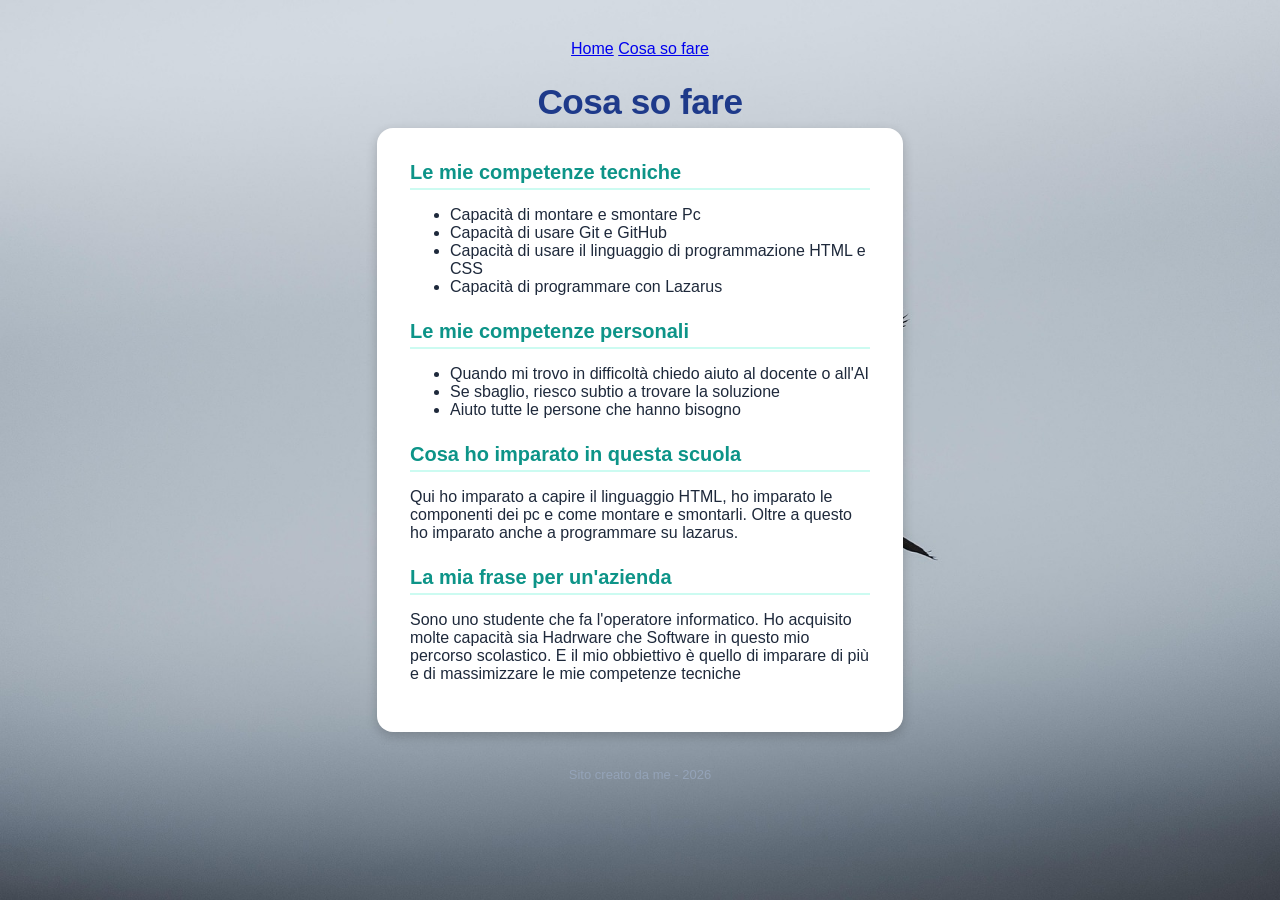
<file: competenze.html>
<!DOCTYPE html>
<html lang="it">
<head>
  <meta charset="utf-8">
  <meta name="viewport" content="width=device-width, initial-scale=1">
  <title>Cosa so fare</title>
  <link rel="stylesheet" href="style.css">
</head>
<body>
  <nav class="menu">
    <a href="index.html">Home</a>
    <a href="competenze.html">Cosa so fare</a>
  </nav>
  <h1>Cosa so fare</h1>
  <div class="scheda">
    <h2>Le mie competenze tecniche</h2>
    <ul>
      <li>Capacità di montare e smontare Pc</li>
      <li>Capacità di usare Git e GitHub</li>
      <li>Capacità di usare il linguaggio di programmazione HTML e CSS</li>
      <li>Capacità di programmare con Lazarus</li>
    </ul>
    <h2>Le mie competenze personali</h2>
    <ul>
      <li>Quando mi trovo in difficoltà chiedo aiuto al docente o all'AI</li>
      <li>Se sbaglio, riesco subtio a trovare la soluzione</li>
      <li>Aiuto tutte le persone che hanno bisogno</li>
    </ul>
    <h2>Cosa ho imparato in questa scuola</h2>
    <p>Qui ho imparato a capire il linguaggio HTML, ho imparato le componenti dei pc e come montare e smontarli. Oltre a questo ho imparato anche a programmare su lazarus.</p>
    <h2>La mia frase per un'azienda</h2>
    <p>Sono uno studente che fa l'operatore informatico. Ho acquisito molte capacità sia Hadrware che Software in questo mio percorso scolastico. E il mio obbiettivo è quello di imparare di più e di massimizzare le mie competenze tecniche</p>
  </div>
  <p class="piede">Sito creato da me - 2026</p>
</body>
</html>
</file>
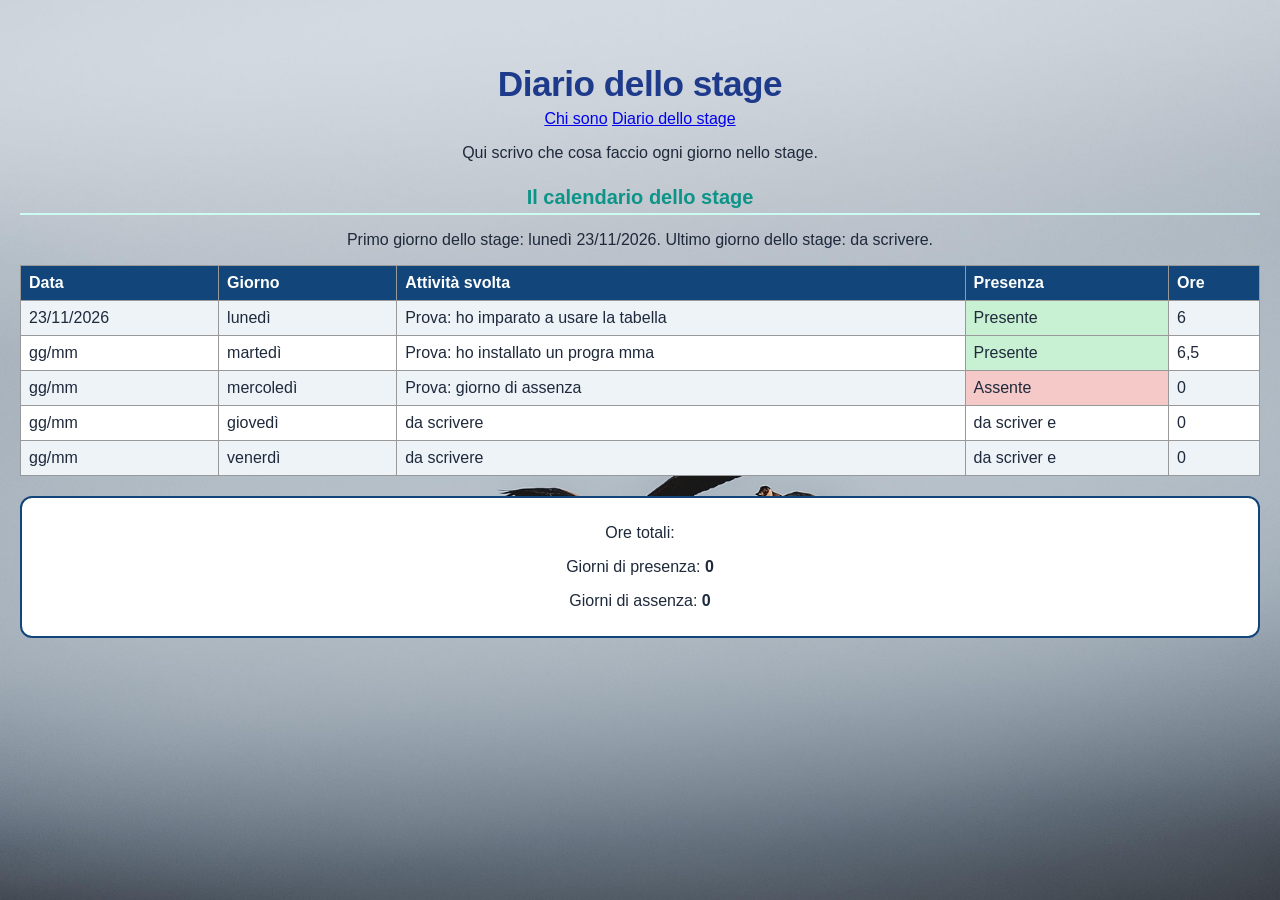
<file: diario.html>
<!DOCTYPE html>
<html lang="it">
<head>
<meta charset="utf-8">
<meta name="viewport" content="width=device-width, initial-scale=1">
<title>Diario dello stage</title>
<link rel="stylesheet" href="style.css">
</head>
<body>
<h1>Diario dello stage</h1>
<nav>
<a href="index.html">Chi sono</a>
<a href="diario.html">Diario dello stage</a>
</nav>
<p>Qui scrivo che cosa faccio ogni giorno nello stage.</p>
<h2>Il calendario dello stage</h2>
<p>Primo giorno dello stage: lunedì 23/11/2026. Ultimo giorno dello
stage: da scrivere.</p>
<table id="calendario">
<tr><th>Data</th><th>Giorno</th><th>Attività svolta</th><th>Presenza
</th><th>Ore</th></tr>
<tr><td>23/11/2026</td><td>lunedì</td><td>Prova: ho imparato a usare
la tabella</td><td class="presente">Presente</td><td>6</td></tr>
<tr><td>gg/mm</td><td>martedì</td><td>Prova: ho installato un progra
mma</td><td class="presente">Presente</td><td>6,5</td></tr>
<tr><td>gg/mm</td><td>mercoledì</td><td>Prova: giorno di assenza</td
><td class="assente">Assente</td><td>0</td></tr>
<tr><td>gg/mm</td><td>giovedì</td><td>da scrivere</td><td>da scriver
e</td><td>0</td></tr>
<tr><td>gg/mm</td><td>venerdì</td><td>da scrivere</td><td>da scriver
e</td><td>0</td></tr>
</table>
  <div id="riepilogo">
<p>Ore totali: <strong id="totale-ore">0</strong></p>
<p>Giorni di presenza: <strong id="giorni-presenza">0</strong></p>
<p>Giorni di assenza: <strong id="giorni-assenza">0</strong></p>
</div>
<script src="diario.js"></script>
</body>
</html>
</file>
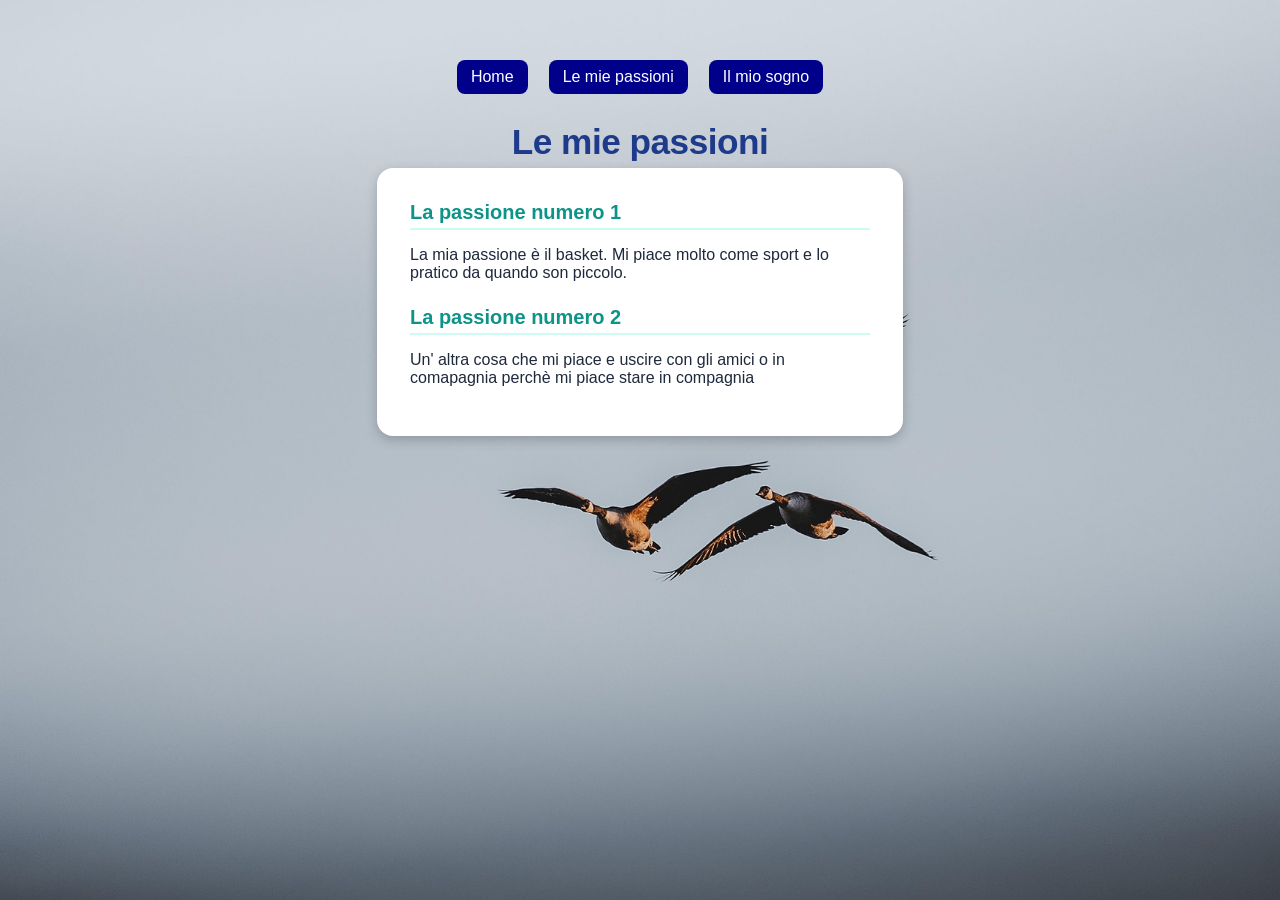
<file: passione.html>
<!DOCTYPE html>
<html lang="it">
<head>
  <meta charset="utf-8">
  <meta name="viewport" content="width=device-width, initial-scale=1">
  <title>Le mie passioni</title>
  <link rel="stylesheet" href="style.css">
</head>
<body>
  <p class="menu2"><a href="index.html">Home</a> | <a href="passione.html">Le mie passioni</a> | <a href="sogno.html">Il mio sogno</a></p>
  <h1>Le mie passioni</h1>
  <div class="scheda">
    <h2>La passione numero 1</h2>
    <p>La mia passione è il basket. Mi piace molto come sport e lo pratico da quando son piccolo. </p>
    <h2>La passione numero 2</h2>
    <p>Un' altra cosa che mi piace e uscire con gli amici o in comapagnia perchè mi piace stare in compagnia</p>
  </div>
</body>
</html>
</file>
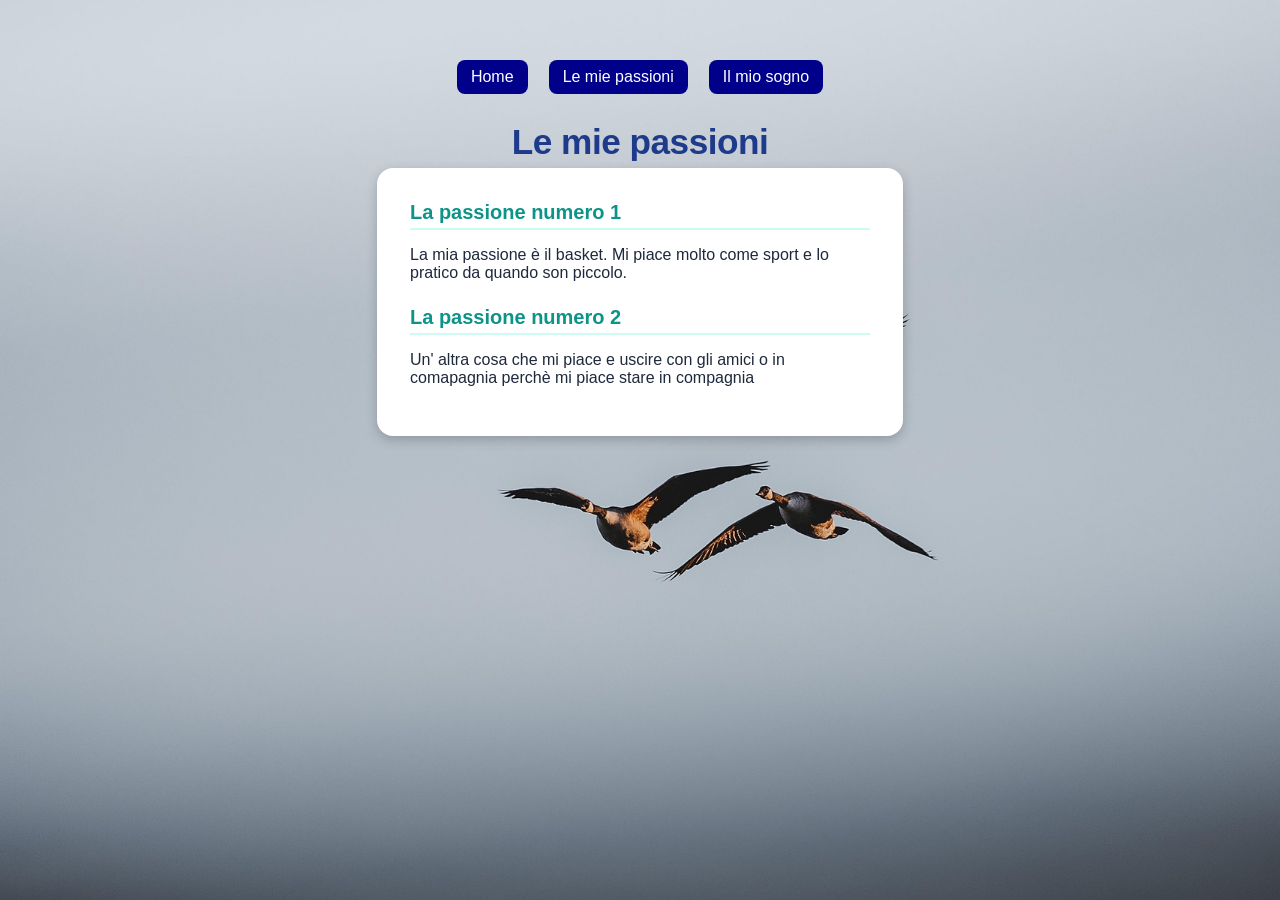
<file: passioni.html>
<!DOCTYPE html>
<html lang="it">
<head>
  <meta charset="utf-8">
  <meta name="viewport" content="width=device-width, initial-scale=1">
  <title>Le mie passioni</title>
  <link rel="stylesheet" href="style.css">
</head>
<body>
  <p class="menu2"><a href="index.html">Home</a> | <a href="passioni.html">Le mie passioni</a> | <a href="sogno.html">Il mio sogno</a></p>
  <h1>Le mie passioni</h1>
  <div class="scheda">
    <h2>La passione numero 1</h2>
    <p>La mia passione è il basket. Mi piace molto come sport e lo pratico da quando son piccolo. </p>
    <h2>La passione numero 2</h2>
    <p>Un' altra cosa che mi piace e uscire con gli amici o in comapagnia perchè mi piace stare in compagnia</p>
  </div>
</body>
</html>
</file>
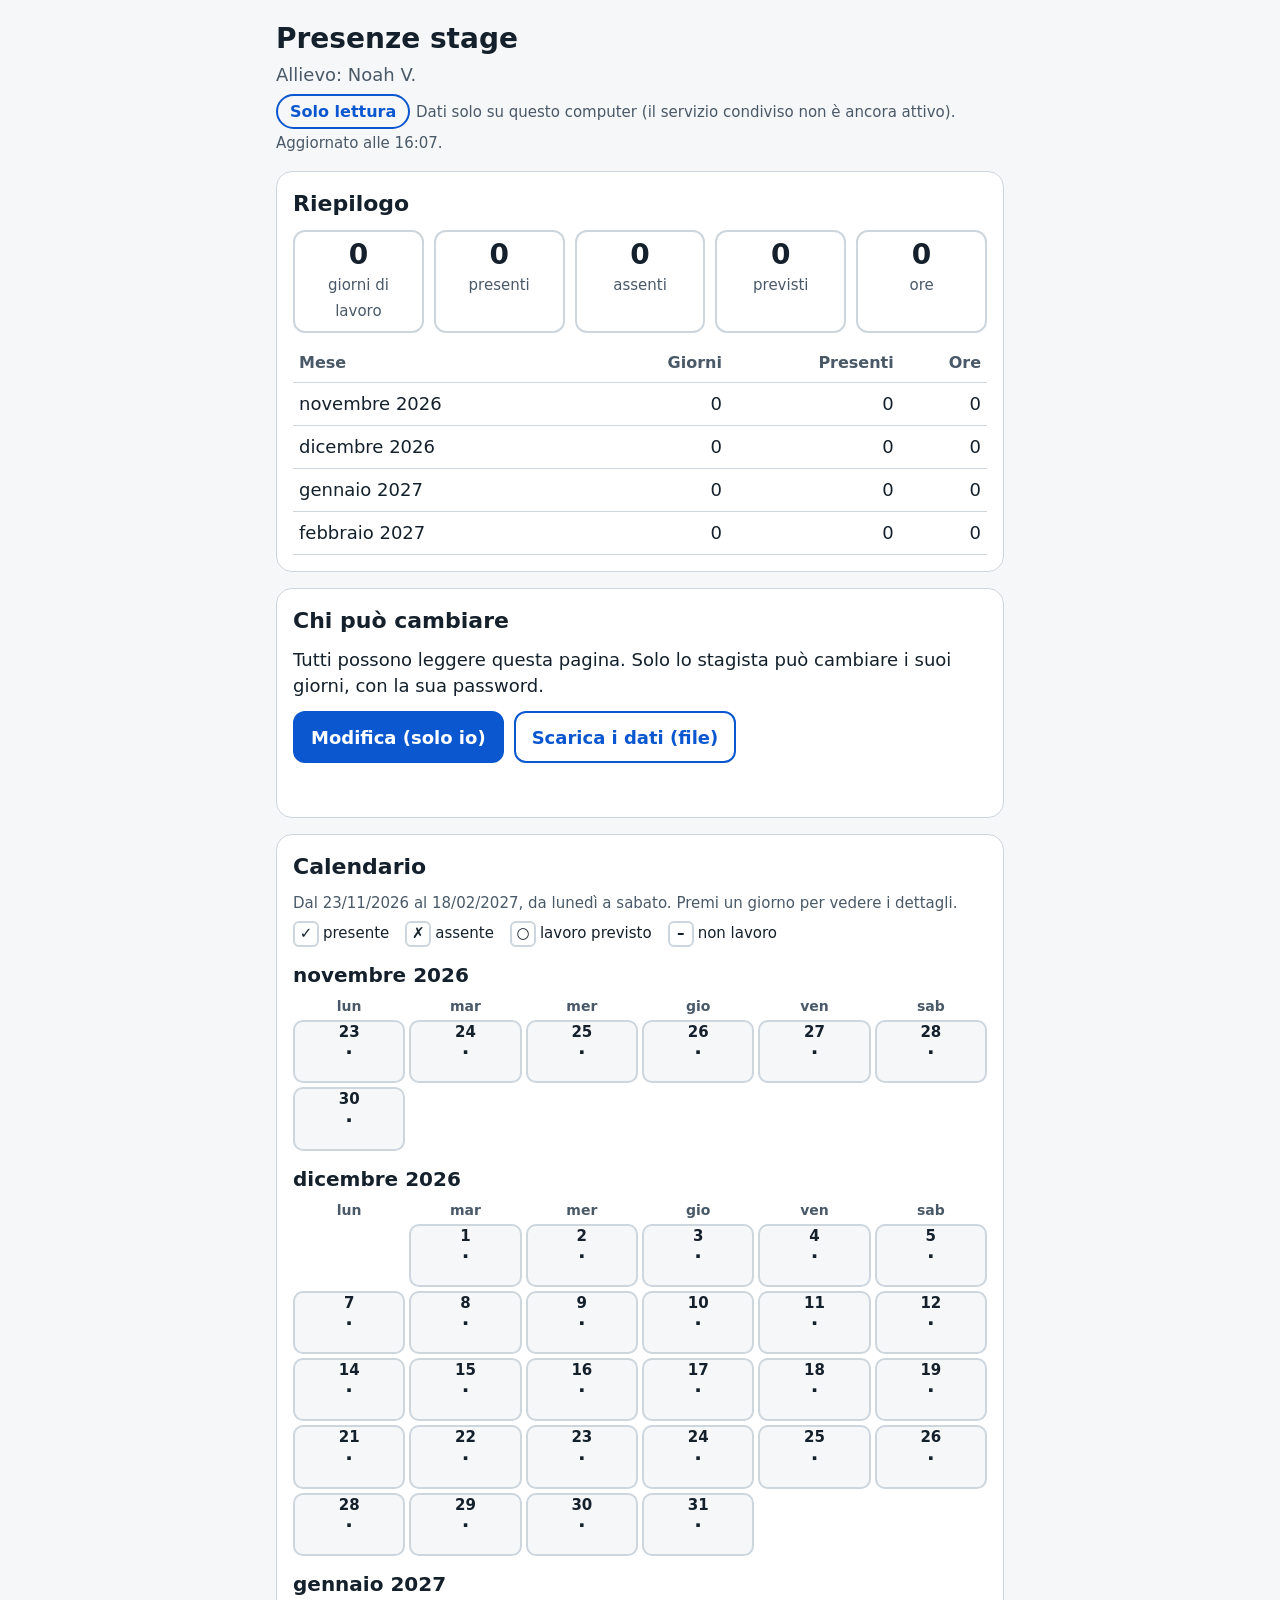
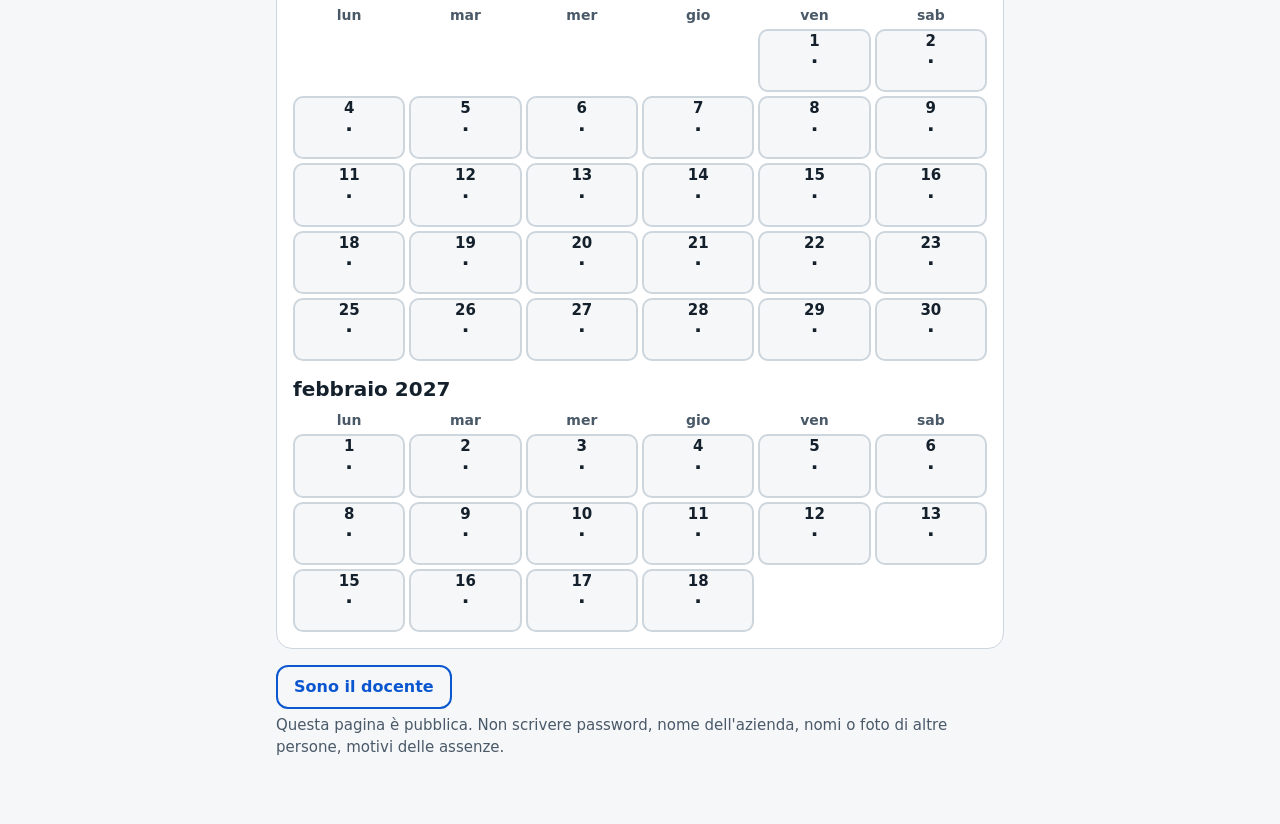
<file: presenze.html>
<!doctype html>
<html lang="it"><head><meta charset="utf-8"><meta name="viewport" content="width=device-width,initial-scale=1"><meta name="robots" content="noindex"><link rel="icon" href="data:,">
<title>Presenze stage</title>
<style>
:root{--bg:#f6f7f9;--card:#fff;--ink:#14202b;--mut:#4a5968;--line:#cdd5dd;--acc:#0b57d0;--accd:#fff;--ok:#0a7a3d;--okbg:#c8f0d2;--ko:#a32020;--kobg:#f6c9c9;--pv:#8a5a00;--pvbg:#fde9b8;--nl:#e7eaee;--warn:#fff8e1;--warnl:#e6c96a}
:root[data-theme="dark"]{--bg:#10161c;--card:#1a232c;--ink:#e8eef4;--mut:#a9b7c4;--line:#33424f;--acc:#8ab4f8;--accd:#10161c;--ok:#7fd69b;--okbg:#17402a;--ko:#ff9b9b;--kobg:#4a2222;--pv:#f2c66d;--pvbg:#4a3a12;--nl:#26313b;--warn:#3a3213;--warnl:#7a6a22}
@media (prefers-color-scheme:dark){:root:not([data-theme="light"]){--bg:#10161c;--card:#1a232c;--ink:#e8eef4;--mut:#a9b7c4;--line:#33424f;--acc:#8ab4f8;--accd:#10161c;--ok:#7fd69b;--okbg:#17402a;--ko:#ff9b9b;--kobg:#4a2222;--pv:#f2c66d;--pvbg:#4a3a12;--nl:#26313b;--warn:#3a3213;--warnl:#7a6a22}}
*{box-sizing:border-box}
html{-webkit-text-size-adjust:100%}
body{margin:0;background:var(--bg);color:var(--ink);font:18px/1.45 system-ui,-apple-system,"Segoe UI",Roboto,Arial,sans-serif;overflow-wrap:anywhere}
main{max-width:760px;margin:0 auto;padding:14px 16px 60px}
h1{font-size:28px;line-height:1.2;margin:8px 0 4px}
h2{font-size:22px;margin:0 0 10px}
p{margin:6px 0}
.sub,.small{color:var(--mut)}.small{font-size:15px}
section{background:var(--card);border:1px solid var(--line);border-radius:16px;padding:16px;margin:16px 0}
.badge{display:inline-block;padding:4px 12px;border-radius:99px;font-weight:700;font-size:16px;border:2px solid var(--line)}
.badge.view{border-color:var(--acc);color:var(--acc)}
.badge.edit{border-color:var(--ok);color:var(--ok);background:var(--okbg)}
.btn{min-height:52px;padding:10px 16px;border-radius:12px;border:2px solid var(--acc);background:var(--acc);color:var(--accd);font-weight:700;font-size:18px;line-height:1.2;font-family:inherit;cursor:pointer;touch-action:manipulation}
.btn.sec{background:transparent;color:var(--acc)}
.btn.ko{background:transparent;color:var(--ko);border-color:var(--ko)}
.btn:disabled{opacity:.5;cursor:default}
label{display:block;font-weight:700;margin:12px 0 4px}
input,select,textarea{width:100%;min-height:52px;font:inherit;padding:8px 10px;border-radius:10px;border:2px solid var(--line);background:var(--bg);color:var(--ink)}
textarea{min-height:96px}
input[type=checkbox]{width:28px;min-height:28px;height:28px;margin:0}
.msg{min-height:26px;font-weight:700}.msg.ok{color:var(--ok)}.msg.ko{color:var(--ko)}
.warn{background:var(--warn);border:1px solid var(--warnl);border-radius:10px;padding:10px 12px;margin:10px 0}
.actions{display:flex;flex-wrap:wrap;gap:10px;margin-top:12px}
[hidden]{display:none!important}
.cards{display:grid;grid-template-columns:repeat(2,1fr);gap:10px}
@media (min-width:600px){.cards{grid-template-columns:repeat(5,1fr)}}
.card{border:2px solid var(--line);border-radius:12px;padding:8px;text-align:center}
.card b{display:block;font-size:28px;line-height:1.1}.card span{font-size:15px;color:var(--mut)}
table{width:100%;border-collapse:collapse;margin-top:10px}
th,td{border-bottom:1px solid var(--line);padding:8px 6px;text-align:left}
th{font-size:16px;color:var(--mut)}td.n,th.n{text-align:right;white-space:nowrap}
.mese{margin:14px 0 6px;font-size:20px}
.grid{display:grid;grid-template-columns:repeat(6,1fr);gap:4px}
.gh{text-align:center;font-size:14px;font-weight:700;color:var(--mut)}
.d{min-height:62px;border-radius:10px;border:2px solid var(--line);background:var(--bg);color:var(--ink);font:inherit;padding:2px;display:flex;flex-direction:column;align-items:center;justify-content:center;line-height:1.15;cursor:pointer;touch-action:manipulation}
.d .dn{font-size:15px;font-weight:700}.d .sy{font-size:20px;font-weight:700}.d .ho{font-size:13px}
.d.s-N{background:var(--nl);color:var(--mut)}
.d.s-L{background:var(--pvbg);border-color:var(--pv);color:var(--pv)}
.d.s-P{background:var(--okbg);border-color:var(--ok);color:var(--ok)}
.d.s-A{background:var(--kobg);border-color:var(--ko);color:var(--ko)}
.vuoto{visibility:hidden}
.leg{display:flex;flex-wrap:wrap;gap:8px 16px;font-size:15px}
.leg span b{display:inline-block;min-width:26px;text-align:center;border-radius:6px;border:2px solid var(--line);margin-right:4px}
#sheet{position:fixed;inset:0;background:rgba(0,0,0,.5);display:flex;align-items:flex-end;justify-content:center;z-index:10}
#sheet .in{background:var(--card);width:100%;max-width:560px;max-height:92vh;overflow:auto;border-radius:18px 18px 0 0;padding:16px}
.sc{display:grid;grid-template-columns:1fr 1fr;gap:8px}
.sc .btn{background:var(--bg);color:var(--ink);border-color:var(--line)}
.sc .btn.on.N{background:var(--nl);border-color:var(--mut)}
.sc .btn.on.L{background:var(--pvbg);border-color:var(--pv);color:var(--pv)}
.sc .btn.on.P{background:var(--okbg);border-color:var(--ok);color:var(--ok)}
.sc .btn.on.A{background:var(--kobg);border-color:var(--ko);color:var(--ko)}
.days{display:grid;grid-template-columns:repeat(3,1fr);gap:8px}
.days label{display:flex;align-items:center;gap:8px;margin:0;font-weight:400;min-height:48px}
@media (max-width:520px){h1{font-size:24px}}
</style></head><body><main>
<h1>Presenze stage</h1>
<p class="sub" id="chi"></p>
<div id="viewer" hidden><label for="v-all">Allievo</label><select id="v-all"></select></div>
<div class="warn" id="prova" hidden><b>MODO PROVA.</b> Quello che scrivi resta solo su questo computer. Non va nelle presenze vere.</div>
<p><span class="badge view" id="modo">Solo lettura</span> <span class="small" id="stato">Caricamento...</span></p>

<section id="s-riep"><h2>Riepilogo</h2>
<div class="cards">
<div class="card"><b id="r-lav">0</b><span>giorni di lavoro</span></div>
<div class="card"><b id="r-pre">0</b><span>presenti</span></div>
<div class="card"><b id="r-ass">0</b><span>assenti</span></div>
<div class="card"><b id="r-prev">0</b><span>previsti</span></div>
<div class="card"><b id="r-ore">0</b><span>ore</span></div>
</div>
<table id="t-mesi"><thead><tr><th>Mese</th><th class="n">Giorni</th><th class="n">Presenti</th><th class="n">Ore</th></tr></thead><tbody></tbody></table>
</section>

<section id="s-az"><h2>Chi può cambiare</h2>
<p id="az-testo">Tutti possono leggere questa pagina. Solo lo stagista può cambiare i suoi giorni, con la sua password.</p>
<div id="f-pw" hidden>
<p id="pw-aiuto"></p>
<label for="pw1" id="l-pw1">Password</label><input id="pw1" type="password" autocomplete="current-password">
<div id="pw2box" hidden><label for="pw2">Scrivi ancora la stessa password</label><input id="pw2" type="password" autocomplete="new-password"></div>
<div class="actions"><button class="btn" id="b-pw-ok" type="button">Entra</button><button class="btn sec" id="b-pw-no" type="button">Annulla</button></div>
</div>
<div id="f-doc" hidden>
<label for="du">Utente</label><input id="du" type="text" autocomplete="username" autocapitalize="none" spellcheck="false">
<label for="dp">Password</label><input id="dp" type="password" autocomplete="current-password">
<div class="actions"><button class="btn" id="b-doc-ok" type="button">Entra</button><button class="btn sec" id="b-doc-no" type="button">Annulla</button></div>
</div>
<div class="actions" id="az-bott">
<button class="btn" id="b-mod" type="button">Modifica (solo io)</button>
<button class="btn sec" id="b-esci" type="button" hidden>Esci dalla modifica</button>
<button class="btn sec" id="b-export" type="button">Scarica i dati (file)</button>
<button class="btn sec" id="b-invia" type="button" hidden>Invia le modifiche in attesa</button>
</div>
<p class="msg" id="msg" role="status" aria-live="polite"></p>
</section>

<section id="s-fissi" hidden><h2>I miei giorni di lavoro</h2>
<p class="small">Scegli i giorni della settimana in cui lavori. Premi il bottone: tutti i giorni ancora vuoti diventano <b>Lavoro previsto</b> o <b>Non lavoro</b>. I giorni già segnati non cambiano.</p>
<div class="days" id="giorni-sett"></div>
<div class="actions"><button class="btn" id="b-fissi" type="button">Segna i giorni scelti</button></div>
</section>

<section><h2>Calendario</h2>
<p class="small">Dal 23/11/2026 al 18/02/2027, da lunedì a sabato. Premi un giorno per vedere i dettagli.</p>
<div class="leg"><span><b>✓</b>presente</span><span><b>✗</b>assente</span><span><b>○</b>lavoro previsto</span><span><b>–</b>non lavoro</span></div>
<div id="cal"></div></section>
<section id="s-doc" hidden><h2>Docente</h2><p class="small">Hai fatto l'accesso come docente. Puoi cambiare i giorni di questo allievo.</p>
<div class="actions"><button class="btn ko" id="b-reset" type="button">Azzera la password di questo allievo</button></div></section>
<p class="small"><button class="btn sec" id="b-docente" type="button" style="min-height:44px;font-size:16px">Sono il docente</button></p>
<p class="small">Questa pagina è pubblica. Non scrivere password, nome dell'azienda, nomi o foto di altre persone, motivi delle assenze.</p>
</main>
<div id="sheet" hidden role="dialog" aria-modal="true" aria-labelledby="sh-tit"><div class="in">
<h2 id="sh-tit"></h2>
<div id="sh-let"></div>
<div id="sh-mod" hidden>
<div class="sc" id="sh-stati"></div>
<div id="sh-campi">
<div id="sh-oreb"><label for="sh-ore">Ore (da 0 a 12)</label><input id="sh-ore" type="number" min="0" max="12" step="0.5" inputmode="decimal" placeholder="Per esempio: 6"></div>
<label for="sh-att" id="sh-attl">Che cosa hai fatto</label><textarea id="sh-att" maxlength="200" placeholder="Poche parole"></textarea>
</div>
<p class="msg" id="sh-msg" role="status" aria-live="polite"></p>
<div class="actions"><button class="btn" id="sh-salva" type="button">Salva il giorno</button><button class="btn sec" id="sh-vuoto" type="button">Svuota il giorno</button><button class="btn sec" id="sh-chiudi2" type="button">Chiudi</button></div>
</div>
<div class="actions" id="sh-solo"><button class="btn sec" id="sh-chiudi" type="button">Chiudi</button></div>
</div></div>
<script>
"use strict";
/* ====== CONFIGURAZIONE (versione 2.0, 16/11/2026) ====== */
var CFG = {
  allievo: "Noah V.",            /* «Nome I.»: lo mette la pagina «copia» */
  inizio: "2026-11-23", fine: "2027-02-18",
  endpoint: "",                      /* servizio Apps Script; vuoto = dati solo su questo computer */
  configUrl: "https://nicolaregge-pulse.github.io/corso-informatica/stage/config.json",  /* qui sta l'indirizzo del servizio: si attiva senza rifare le pagine */
  docenteModifica: true,             /* UN SOLO VALORE: true = il docente puo' sbloccare la modifica di ogni allievo; false = solo lo stagista */
  allievi: ["Alessandro A.","Denis A.","David A.","Eric C.","Nicolo' C.","Mirko D.","Ariel D.","Mahmoud E.","Rafi F.","Emmanuel F.","Andrea G.","Simone G.","Zhan L.","Tomas L.","Filippo M.","Beatrice N.","Kelvin P.","Kevin R.","Gabriele R.","Dani S.","Samuele U.","Noah V."],
  /*DOC-INIZIO*/
  doc: {iter: 200000, salt: "a8d4a243b55802ee8b06f915b5110654", verifier: "cc451e6afb8af21f107ca91ed9ddba4261b056ec4e5d4fe41ef4ede240320309"},
  /*DOC-FINE*/
  chiave: "presenze-stage-v2"
};
var PROVA = /[?&]prova=1/.test(location.search);
if (PROVA) { CFG.endpoint = ""; CFG.chiave += "-prova"; }
var QS = (location.search.match(/[?&]allievo=([^&]*)/) || [])[1];
var VIEWER = CFG.allievo.charAt(0) === "@";
var ALL = VIEWER ? (QS ? decodeURIComponent(QS.replace(/\+/g, " ")) : "") : CFG.allievo;
var NOMI = {N: "Non lavoro", L: "Lavoro previsto", P: "Presente", A: "Assente"};
var SIMB = {N: "–", L: "○", P: "✓", A: "✗"};
var GN = ["domenica","lunedì","martedì","mercoledì","giovedì","venerdì","sabato"];
var MN = ["gennaio","febbraio","marzo","aprile","maggio","giugno","luglio","agosto","settembre","ottobre","novembre","dicembre"];
var dati = {};            /* iso -> {s,o,t} dell'allievo mostrato */
var info = {salt: "", haPassword: false};
var pend = {};            /* modifiche non ancora nel servizio */
var K = null, comeDocente = false, aperto = null, ultimiDati = [];
var $ = function (id) { return document.getElementById(id); };
function el(t, c, x) { var e = document.createElement(t); if (c) e.className = c; if (x != null) e.textContent = x; return e; }
function utc(iso) { var p = iso.split("-"); return new Date(Date.UTC(+p[0], +p[1] - 1, +p[2])); }
function isoDi(d) { return d.toISOString().slice(0, 10); }
function fmt(iso) { var p = iso.split("-"); return p[2] + "/" + p[1] + "/" + p[0]; }
function nOre(n) { return String(Math.round(n * 10) / 10).replace(".", ","); }
function periodo() { var a = [], d = utc(CFG.inizio), f = utc(CFG.fine); while (d <= f) { if (d.getUTCDay() !== 0) a.push(isoDi(d)); d = new Date(d.getTime() + 86400000); } return a; }
var PER = periodo();
function msg(t, k) { var m = $("msg"); m.className = "msg " + (k || ""); m.textContent = t; }

/* ====== dati: locali o dal servizio ====== */
function kLoc(p) { return CFG.chiave + ":" + (p || "d") + ":" + ALL; }
function leggiLoc(p) { try { var t = localStorage.getItem(kLoc(p)); return t ? JSON.parse(t) : null; } catch (e) { return null; } }
function scriviLoc(p, v) { try { localStorage.setItem(kLoc(p), JSON.stringify(v)); } catch (e) {} }
function vista() { var o = {}, k; for (k in dati) o[k] = dati[k]; for (k in pend) { if (pend[k].s) o[k] = pend[k]; else delete o[k]; } return o; }
function stato(t) { $("stato").textContent = t; }
function ora() { var d = new Date(); return ("0" + d.getHours()).slice(-2) + ":" + ("0" + d.getMinutes()).slice(-2); }
function carica() {
  if (!ALL) { dati = {}; disegna(); stato("Scegli un allievo."); return Promise.resolve(); }
  pend = (CFG.endpoint && leggiLoc("pend")) || {};
  if (!CFG.endpoint) {
    var l = leggiLoc("d") || {};
    dati = l.giorni || {}; info = {salt: l.salt || "", haPassword: !!l.verifier};
    stato((PROVA ? "Modo prova: dati solo su questo computer. " : "Dati solo su questo computer (il servizio condiviso non è ancora attivo). ") + "Aggiornato alle " + ora() + ".");
    disegna(); return Promise.resolve();
  }
  return fetch(CFG.endpoint + "?t=" + Date.now()).then(function (r) { return r.json(); }).then(function (j) {
    dati = {}; (j.giorni || []).forEach(function (g) { if (g.a === ALL) dati[g.d] = {s: g.s, o: Number(g.o) || 0, t: g.t || ""}; });
    var a = (j.allievi || []).filter(function (x) { return x.nome === ALL; })[0];
    info = a ? {salt: a.salt || "", haPassword: !!a.haPassword} : {salt: "", haPassword: false};
    if (typeof j.docenteModifica === "boolean") CFG.docenteModifica = j.docenteModifica;
    stato("Dati dal servizio condiviso. Aggiornati alle " + ora() + ".");
    disegna();
  }).catch(function () { dati = {}; stato("Il servizio condiviso non risponde. Riprova più tardi."); disegna(); });
}

/* ====== calendario e riepilogo ====== */
function disegna() {
  $("chi").textContent = ALL ? "Allievo: " + ALL : "Scegli un allievo per vedere le sue presenze.";
  var v = vista(), c = {L: 0, P: 0, A: 0, ore: 0}, mesi = {};
  PER.forEach(function (d) {
    var x = v[d]; if (!x) return; var m = d.slice(0, 7);
    mesi[m] = mesi[m] || {g: 0, p: 0, o: 0};
    if (x.s === "L") { c.L++; mesi[m].g++; }
    if (x.s === "P") { c.P++; mesi[m].g++; mesi[m].p++; mesi[m].o += x.o || 0; c.ore += x.o || 0; }
    if (x.s === "A") { c.A++; mesi[m].g++; }
  });
  $("r-lav").textContent = c.L + c.P + c.A; $("r-pre").textContent = c.P; $("r-ass").textContent = c.A; $("r-prev").textContent = c.L; $("r-ore").textContent = nOre(c.ore);
  var tb = document.querySelector("#t-mesi tbody"); tb.textContent = "";
  var chiavi = []; PER.forEach(function (d) { var m = d.slice(0, 7); if (chiavi.indexOf(m) < 0) chiavi.push(m); });
  chiavi.forEach(function (m) {
    var q = mesi[m] || {g: 0, p: 0, o: 0}, tr = el("tr");
    tr.appendChild(el("td", null, MN[+m.slice(5) - 1] + " " + m.slice(0, 4))); tr.appendChild(el("td", "n", q.g)); tr.appendChild(el("td", "n", q.p)); tr.appendChild(el("td", "n", nOre(q.o))); tb.appendChild(tr);
  });
  var cal = $("cal"); cal.textContent = "";
  chiavi.forEach(function (m) {
    cal.appendChild(el("h3", "mese", MN[+m.slice(5) - 1] + " " + m.slice(0, 4)));
    var g = el("div", "grid"); ["lun", "mar", "mer", "gio", "ven", "sab"].forEach(function (n) { g.appendChild(el("div", "gh", n)); });
    var giorni = PER.filter(function (d) { return d.slice(0, 7) === m; });
    var off = (utc(giorni[0]).getUTCDay() + 6) % 7; for (var i = 0; i < off; i++) g.appendChild(el("div", "vuoto"));
    giorni.forEach(function (d) {
      var x = v[d], b = el("button", "d" + (x ? " s-" + x.s : "")); b.type = "button";
      b.appendChild(el("span", "dn", String(+d.slice(8)))); b.appendChild(el("span", "sy", x ? SIMB[x.s] : "·"));
      b.appendChild(el("span", "ho", x && x.s === "P" ? nOre(x.o || 0) + " h" : " "));
      b.setAttribute("aria-label", GN[utc(d).getUTCDay()] + " " + fmt(d) + ": " + (x ? NOMI[x.s] + (x.s === "P" ? ", " + nOre(x.o || 0) + " ore" : "") : "non segnato"));
      b.addEventListener("click", function () { apriGiorno(d); }); g.appendChild(b);
    });
    cal.appendChild(g);
  });
  $("b-invia").hidden = !(K && CFG.endpoint && Object.keys(pend).length);
}

/* ====== il giorno ====== */
var scelta = "";
function apriGiorno(d) {
  aperto = d; var x = vista()[d];
  $("sh-tit").textContent = GN[utc(d).getUTCDay()] + " " + fmt(d); $("sh-msg").textContent = "";
  var let_ = $("sh-let"); let_.textContent = "";
  if (!K) {
    let_.appendChild(el("p", null, x ? NOMI[x.s] : "Non ancora segnato."));
    if (x && x.s === "P") let_.appendChild(el("p", null, "Ore: " + nOre(x.o || 0)));
    if (x && x.t) let_.appendChild(el("p", null, x.t));
    $("sh-mod").hidden = true; $("sh-solo").hidden = false;
  } else {
    scelta = x ? x.s : ""; $("sh-ore").value = x && x.s === "P" ? x.o : ""; $("sh-att").value = x ? (x.t || "") : "";
    var S = $("sh-stati"); S.textContent = "";
    ["P", "A", "L", "N"].forEach(function (s) {
      var b = el("button", "btn " + s, SIMB[s] + " " + NOMI[s]); b.type = "button"; b.dataset.s = s;
      b.addEventListener("click", function () { scelta = s; campi(); }); S.appendChild(b);
    });
    campi(); $("sh-mod").hidden = false; $("sh-solo").hidden = true;
  }
  $("sheet").hidden = false;
  var f = $("sh-mod").hidden ? $("sh-chiudi") : S0(); if (f) f.focus();
}
function S0() { return $("sh-stati").firstChild; }
function campi() {
  Array.prototype.forEach.call($("sh-stati").children, function (b) { b.className = "btn " + b.dataset.s + (b.dataset.s === scelta ? " on" : ""); b.setAttribute("aria-pressed", b.dataset.s === scelta ? "true" : "false"); });
  $("sh-campi").hidden = !(scelta === "P" || scelta === "L"); $("sh-oreb").hidden = scelta !== "P";
  $("sh-attl").textContent = scelta === "L" ? "Che cosa farai (facoltativo)" : "Che cosa hai fatto";
}
function chiudi() { $("sheet").hidden = true; aperto = null; }
function salvaGiorno() {
  var m = $("sh-msg"); m.className = "msg ko";
  if (!scelta) { m.textContent = "Scegli una delle quattro cose."; return; }
  var o = 0, t = $("sh-att").value.trim().slice(0, 200);
  if (scelta === "P") {
    o = parseFloat(String($("sh-ore").value).replace(",", "."));
    if (isNaN(o) || o < 0 || o > 12) { m.textContent = "Le ore sono un numero da 0 a 12."; return; }
    if (!t) { m.textContent = "Scrivi in poche parole che cosa hai fatto."; return; }
  }
  if (scelta === "A" || scelta === "N") t = "";
  invia([{d: aperto, s: scelta, o: o, t: t}]).then(function (ok) { if (ok) chiudi(); });
}
function svuotaGiorno() { invia([{d: aperto, s: "", o: 0, t: ""}]).then(function (ok) { if (ok) chiudi(); }); }

/* ====== salvataggio ====== */
function applica(lista) {
  lista.forEach(function (g) { if (g.s) dati[g.d] = {s: g.s, o: g.o, t: g.t}; else delete dati[g.d]; });
}
function invia(lista) {
  if (!K) { msg("Per cambiare serve l'accesso.", "ko"); return Promise.resolve(false); }
  if (!CFG.endpoint) {
    if (comeDocente && !CFG.docenteModifica) { msg("La modifica del docente è spenta.", "ko"); return Promise.resolve(false); }
    applica(lista); var l = leggiLoc("d") || {}; l.giorni = dati; scriviLoc("d", l); disegna();
    msg("Salvato su questo computer. Premi «Scarica i dati» per avere il file.", "ok"); return Promise.resolve(true);
  }
  return post({op: "salva", allievo: ALL, k: K, giorni: lista}).then(function (j) {
    if (j && j.ok) { applica(lista); lista.forEach(function (g) { delete pend[g.d]; }); scriviLoc("pend", pend); disegna(); msg("Salvato nel servizio condiviso.", "ok"); return true; }
    if (j && /accesso/.test(j.errore || "")) { msg("La password non è più valida. Esci e rientra.", "ko"); return false; }
    msg("Il servizio non ha accettato (" + ((j && j.errore) || "errore") + ").", "ko"); return false;
  }).catch(function () {
    lista.forEach(function (g) { pend[g.d] = {s: g.s, o: g.o, t: g.t}; }); scriviLoc("pend", pend); disegna();
    msg("Non riesco a inviare. La modifica resta su questo computer: premi «Invia le modifiche in attesa».", "ko"); return true;
  });
}
function inviaAttesa() {
  var lista = Object.keys(pend).map(function (d) { return {d: d, s: pend[d].s, o: pend[d].o || 0, t: pend[d].t || ""}; });
  if (!lista.length) return; invia(lista).then(function () { carica(); });
}
function post(c) { return fetch(CFG.endpoint, {method: "POST", headers: {"Content-Type": "text/plain;charset=utf-8"}, body: JSON.stringify(c)}).then(function (r) { return r.json(); }); }

/* ====== password: PBKDF2 con sale; si salva e si confronta solo l'impronta ====== */
function hex2buf(h) { var a = new Uint8Array(h.length / 2); for (var i = 0; i < a.length; i++) a[i] = parseInt(h.substr(i * 2, 2), 16); return a; }
function buf2hex(b) { return Array.prototype.map.call(new Uint8Array(b), function (x) { return ("0" + x.toString(16)).slice(-2); }).join(""); }
function derivaChiave(saltHex, extra, password, iter) {
  var enc = new TextEncoder(), sale = hex2buf(saltHex), u = enc.encode(extra.trim().toLowerCase());
  var s = new Uint8Array(sale.length + u.length); s.set(sale, 0); s.set(u, sale.length);
  return crypto.subtle.importKey("raw", enc.encode(password), "PBKDF2", false, ["deriveBits"]).then(function (k) {
    return crypto.subtle.deriveBits({name: "PBKDF2", hash: "SHA-256", salt: s, iterations: iter}, k, 256);
  }).then(function (bits) { var kk = buf2hex(bits); return crypto.subtle.digest("SHA-256", enc.encode(kk)).then(function (h) { return {K: kk, V: buf2hex(h)}; }); });
}
function saleNuovo() { var a = new Uint8Array(16); crypto.getRandomValues(a); return buf2hex(a); }
var ITER = 200000;
function haCrypto() { return !!(window.crypto && crypto.subtle); }

function mostraPw(si) {
  $("f-pw").hidden = !si; $("f-doc").hidden = true; $("pw1").value = ""; $("pw2").value = "";
  if (!si) return;
  var nuova = !info.haPassword;
  $("pw2box").hidden = !nuova;
  $("pw-aiuto").textContent = nuova ? "Prima volta: scegli la tua password. Almeno 8 caratteri. Scrivila su un posto sicuro: non si può leggere più. Non darla a nessuno." : "Scrivi la tua password.";
  $("l-pw1").textContent = nuova ? "Scegli la password" : "Password"; $("b-pw-ok").textContent = nuova ? "Salva la password ed entra" : "Entra";
  $("pw1").autocomplete = nuova ? "new-password" : "current-password"; $("pw1").focus();
}
function entraStagista() {
  if (!haCrypto()) { msg("Questo browser non può controllare la password. Apri la pagina con https.", "ko"); return; }
  var p = $("pw1").value, nuova = !info.haPassword;
  if (nuova) { if (p.length < 8) { msg("La password ha almeno 8 caratteri.", "ko"); return; } if (p !== $("pw2").value) { msg("Le due password sono diverse.", "ko"); return; } }
  else if (!p) { msg("Scrivi la password.", "ko"); return; }
  $("b-pw-ok").disabled = true; msg("Controllo...", "");
  var fine = function () { $("b-pw-ok").disabled = false; };
  var salt = nuova ? saleNuovo() : info.salt;
  derivaChiave(salt, ALL, p, ITER).then(function (r) {
    if (nuova) {
      if (!CFG.endpoint) { var l = leggiLoc("d") || {}; l.salt = salt; l.verifier = r.V; scriviLoc("d", l); info = {salt: salt, haPassword: true}; fine(); attiva(r.K, false); return; }
      return post({op: "imposta", allievo: ALL, salt: salt, verifier: r.V}).then(function (j) {
        fine(); if (j && j.ok) { info = {salt: salt, haPassword: true}; attiva(r.K, false); } else msg("Non riesco a salvare la password (" + ((j && j.errore) || "errore") + "). Se qualcuno l'ha già scelta, chiedi al docente di azzerarla.", "ko");
      });
    }
    if (!CFG.endpoint) { var l2 = leggiLoc("d") || {}; fine(); if (r.V === l2.verifier) attiva(r.K, false); else sbagliata(); return; }
    return post({op: "verifica", allievo: ALL, k: r.K}).then(function (j) { fine(); if (j && j.ok) attiva(r.K, false); else sbagliata(); });
  }).catch(function () { fine(); msg("Non riesco a controllare. Riprova.", "ko"); });
}
function sbagliata() { setTimeout(function () { msg("Password sbagliata. Riprova.", "ko"); $("pw1").value = ""; }, 600); }
function entraDocente() {
  if (!haCrypto()) { msg("Questo browser non può controllare la password. Apri la pagina con https.", "ko"); return; }
  if (!CFG.docenteModifica) { msg("La modifica del docente è spenta.", "ko"); return; }
  if (!CFG.doc.iter) { msg("L'accesso del docente non è ancora attivo.", "ko"); return; }
  var u = $("du").value, p = $("dp").value; if (!u || !p) { msg("Scrivi utente e password.", "ko"); return; }
  $("b-doc-ok").disabled = true; msg("Controllo...", "");
  derivaChiave(CFG.doc.salt, u, p, CFG.doc.iter).then(function (r) {
    $("b-doc-ok").disabled = false;
    if (!CFG.endpoint) { if (r.V === CFG.doc.verifier) attiva(r.K, true); else sbagliataDoc(); return; }
    return post({op: "verifica", allievo: ALL, k: r.K}).then(function (j) { if (j && j.ok) attiva(r.K, true); else sbagliataDoc(); });
  }).catch(function () { $("b-doc-ok").disabled = false; msg("Non riesco a controllare. Riprova.", "ko"); });
}
function sbagliataDoc() { setTimeout(function () { msg("Utente o password sbagliati.", "ko"); $("dp").value = ""; }, 600); }
function attiva(k, doc) {
  K = k; comeDocente = doc; $("pw1").value = ""; $("pw2").value = ""; $("dp").value = "";
  $("f-pw").hidden = true; $("f-doc").hidden = true;
  var b = $("modo"); b.textContent = doc ? "Modifica attiva (docente)" : "Modifica attiva"; b.className = "badge edit";
  $("b-mod").hidden = true; $("b-docente").hidden = true; $("b-esci").hidden = false; $("s-fissi").hidden = false; $("s-doc").hidden = !doc;
  $("az-testo").textContent = "Puoi cambiare i giorni. Premi un giorno del calendario.";
  msg("Accesso giusto.", "ok"); disegna();
}
function esci() {
  K = null; comeDocente = false; chiudi();
  var b = $("modo"); b.textContent = "Solo lettura"; b.className = "badge view";
  $("b-mod").hidden = VIEWER; $("b-docente").hidden = false; $("b-esci").hidden = true; $("s-fissi").hidden = true; $("s-doc").hidden = true; $("f-pw").hidden = true; $("f-doc").hidden = true;
  $("az-testo").textContent = VIEWER ? "Tutti possono leggere questa pagina. Solo lo stagista può cambiare i suoi giorni, dalla pagina del suo sito, con la sua password." : "Tutti possono leggere questa pagina. Solo lo stagista può cambiare i suoi giorni, con la sua password.";
  msg("", ""); disegna();
}

/* ====== giorni fissi, azzeramento, file ====== */
function segnaFissi() {
  var sc = {}; Array.prototype.forEach.call(document.querySelectorAll("#giorni-sett input"), function (i) { if (i.checked) sc[i.value] = 1; });
  if (!Object.keys(sc).length) { msg("Scegli almeno un giorno della settimana.", "ko"); return; }
  var v = vista(), lista = [];
  PER.forEach(function (d) { if (!v[d]) lista.push({d: d, s: sc[utc(d).getUTCDay()] ? "L" : "N", o: 0, t: ""}); });
  if (!lista.length) { msg("Tutti i giorni sono già segnati.", "ko"); return; }
  var pezzi = [], i; for (i = 0; i < lista.length; i += 100) pezzi.push(lista.slice(i, i + 100));
  (function giro(n, tot) { if (n >= pezzi.length) { msg("Segnati " + tot + " giorni.", "ok"); return; } invia(pezzi[n]).then(function (ok) { if (ok) giro(n + 1, tot + pezzi[n].length); }); })(0, 0);
}
function azzera() {
  if (!confirm("Azzero la password di " + ALL + "? Dovrà sceglierne una nuova.")) return;
  if (!CFG.endpoint) { var l = leggiLoc("d") || {}; delete l.salt; delete l.verifier; scriviLoc("d", l); info = {salt: "", haPassword: false}; msg("Password azzerata.", "ok"); return; }
  post({op: "reset", allievo: ALL, k: K}).then(function (j) { if (j && j.ok) { info = {salt: "", haPassword: false}; msg("Password azzerata.", "ok"); } else msg("Non azzerata (" + ((j && j.errore) || "errore") + ").", "ko"); });
}
function esporta() {
  var v = vista(), g = PER.filter(function (d) { return v[d]; }).map(function (d) { return {data: d, stato: v[d].s, ore: v[d].o || 0, attivita: v[d].t || ""}; });
  var blob = new Blob([JSON.stringify({versione: "2.0", allievo: ALL, giorni: g}, null, 1)], {type: "application/json"});
  var a = document.createElement("a"); a.href = URL.createObjectURL(blob); a.download = "presenze-stage.json"; document.body.appendChild(a); a.click(); document.body.removeChild(a);
}

document.addEventListener("DOMContentLoaded", function () {
  var gs = $("giorni-sett"); [1, 2, 3, 4, 5, 6].forEach(function (n) { var l = el("label"), i = el("input"); i.type = "checkbox"; i.value = n; l.appendChild(i); l.appendChild(document.createTextNode(GN[n])); gs.appendChild(l); });
  if (VIEWER) {
    $("viewer").hidden = false; var s = $("v-all"), o0 = el("option", null, "Scegli..."); o0.value = ""; s.appendChild(o0);
    CFG.allievi.forEach(function (n) { var o = el("option", null, n); o.value = n; if (n === ALL) o.selected = true; s.appendChild(o); });
    s.addEventListener("change", function () { ALL = s.value; esci(); carica(); });
  }
  $("b-mod").hidden = VIEWER; if (VIEWER) $("az-testo").textContent = "Tutti possono leggere questa pagina. Solo lo stagista può cambiare i suoi giorni, dalla pagina del suo sito, con la sua password.";
  if (PROVA) $("prova").hidden = false;
  $("b-mod").addEventListener("click", function () { if (!ALL) return; mostraPw(true); });
  $("b-pw-ok").addEventListener("click", entraStagista); $("pw1").addEventListener("keydown", function (e) { if (e.key === "Enter" && $("pw2box").hidden) entraStagista(); });
  $("b-pw-no").addEventListener("click", function () { mostraPw(false); msg("", ""); });
  $("b-docente").addEventListener("click", function () { $("f-doc").hidden = false; $("f-pw").hidden = true; $("du").focus(); });
  $("b-doc-ok").addEventListener("click", entraDocente); $("dp").addEventListener("keydown", function (e) { if (e.key === "Enter") entraDocente(); });
  $("b-doc-no").addEventListener("click", function () { $("f-doc").hidden = true; msg("", ""); });
  $("b-esci").addEventListener("click", esci); $("b-export").addEventListener("click", esporta); $("b-invia").addEventListener("click", inviaAttesa);
  $("b-fissi").addEventListener("click", segnaFissi); $("b-reset").addEventListener("click", azzera);
  $("sh-salva").addEventListener("click", salvaGiorno); $("sh-vuoto").addEventListener("click", svuotaGiorno);
  $("sh-chiudi").addEventListener("click", chiudi); $("sh-chiudi2").addEventListener("click", chiudi);
  $("sheet").addEventListener("click", function (e) { if (e.target === $("sheet")) chiudi(); });
  document.addEventListener("keydown", function (e) { if (e.key === "Escape" && !$("sheet").hidden) chiudi(); });
  esci();
  carica();
  if (!(PROVA || CFG.endpoint || !CFG.configUrl)) fetch(CFG.configUrl + "?t=" + Date.now(), {cache: "no-store"}).then(function (r) { return r.json(); }).then(function (j) {
    if (j && typeof j.endpoint === "string" && /^https:\/\//.test(j.endpoint) && !K) { CFG.endpoint = j.endpoint; carica(); }
  }).catch(function () {});
});
</script></body></html>
</file>
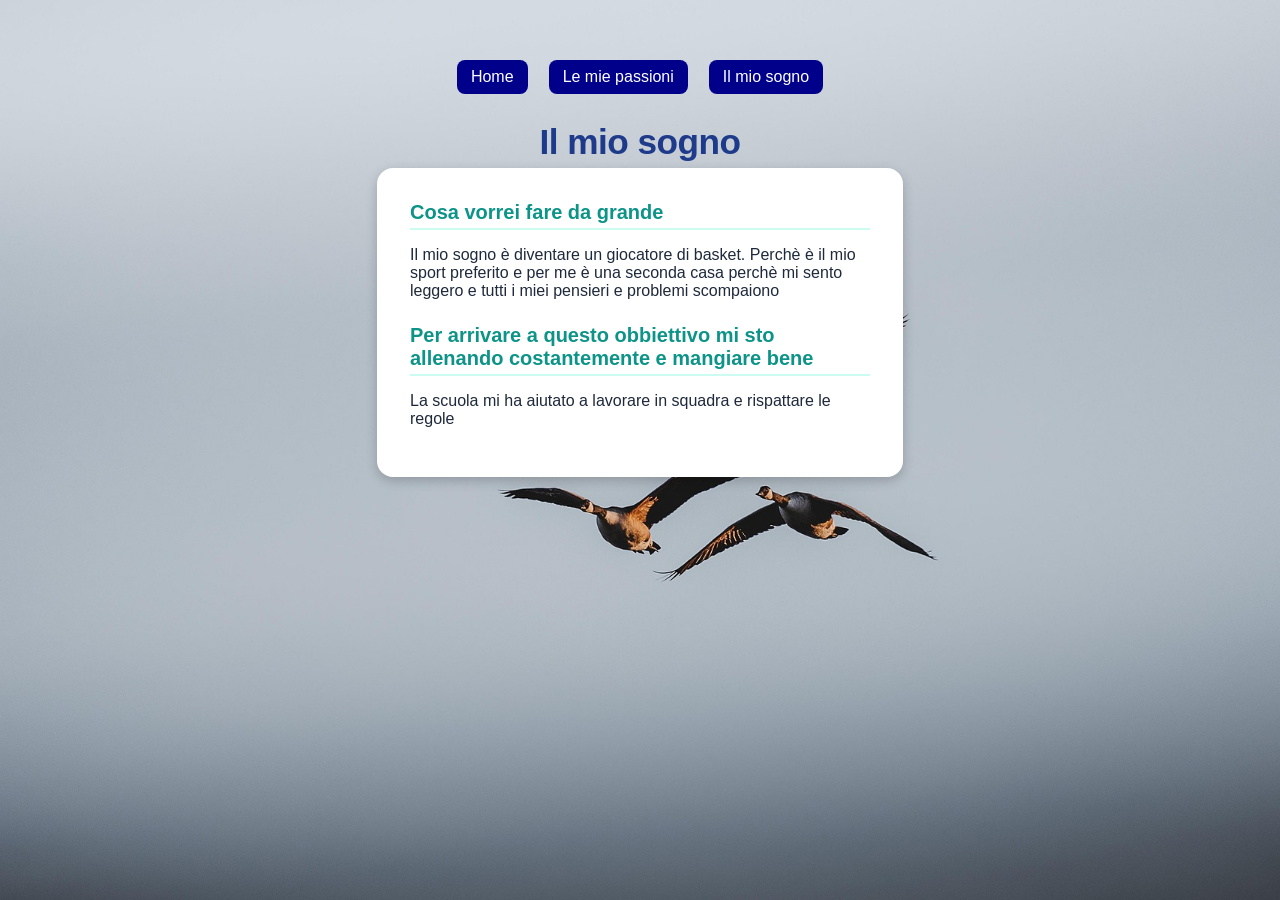
<file: sogno.html>
<!DOCTYPE html>
<html lang="it">
<head>
  <meta charset="utf-8">
  <meta name="viewport" content="width=device-width, initial-scale=1">
  <title>Il mio sogno</title>
  <link rel="stylesheet" href="style.css">
</head>
<body>
  <p class="menu2"><a href="index.html">Home</a> | <a href="passione.html">Le mie passioni</a> | <a href="sogno.html">Il mio sogno</a></p>
  <h1>Il mio sogno</h1>
  <div class="scheda">
    <h2>Cosa vorrei fare da grande</h2>
    <p>Il mio sogno è diventare un giocatore di basket. Perchè è il mio sport preferito e per me è una seconda casa perchè mi sento leggero e tutti i miei pensieri e problemi scompaiono</p>
    <h2>Per arrivare a questo obbiettivo mi sto allenando costantemente e mangiare bene</h2>
    <p>La scuola mi ha aiutato a lavorare in squadra e rispattare le regole</p>
  </div>
</body>
</html>
</file>
<file: style.css>
body {

  background: linear-gradient(135deg, #e0f2fe, #bae6fd);
  font-family: 'Segoe UI', Tahoma, Geneva, Verdana, sans-serif;
  text-align: center;
  padding: 40px 20px;
  color: #1e293b;
  min-height: 100vh;
  box-sizing: border-box;
  margin: 0;
  background-image: url("img/sfondo.jpg");
  background-size: cover;
  background-attachment: fixed;
}

h1 {
  color: #1e3a8a;
  font-size: 2.2rem;
  margin-bottom: 6px;
  letter-spacing: -0.5px;
  animation: entra 1s ease;
}

.sotto {
  color: #64748b;
  font-size: 1.05rem;
  margin-top: 0;
  margin-bottom: 25px;
}

.scheda {
  background: #ffffff;
  max-width: 460px;
  margin: 0 auto;
  padding: 32px;
  border-radius: 16px;
  text-align: left;
  box-shadow: 0 4px 12px rgba(0, 0, 0, 0.2);
  border: 1px solid rgba(255, 255, 255, 0.8);
}

h2 {
  color: #0d9488;
  font-size: 1.25rem;
  margin-top: 24px;
  margin-bottom: 8px;
  border-bottom: 2px solid #ccfbf1;
  padding-bottom: 4px;
}

.scheda h2:first-child {
  margin-top: 0;
}

.piede {
  font-size: 13px;
  color: #94a3b8;
  margin-top: 35px;
}

.menu2 {
  color: transparent;
}

.bottone,
.menu2 a {
  display: inline-block;
  background: darkblue;
  color: white;
  padding: 8px 14px;
  border-radius: 8px;
  text-decoration: none;
  margin: 4px;
  font-weight: 500;
  font-size: 1rem;
  transition: background 0.2s ease;
}

.bottone:hover,
.menu2 a:hover {
  background: orange;
}

@keyframes entra {
  from { opacity: 0; transform: translateY(-20px); }
  to   { opacity: 1; transform: translateY(0); }
}
table {
border-collapse: collapse;
width: 100%;
background: white;
}
th, td {
border: 1px solid #999999;
padding: 8px;
text-align: left;
}
th {
background: #12467a;
color: white;
}
tr:nth-child(even) {
background: #eef3f8;
}
img {
max-width: 100%;
border-radius: 12px;
}
@media (max-width: 600px) {
body {
padding: 10px;
}
th, td {
padding: 4px;
font-size: 14px;
}
}
.presente {
background: #c8f0d2;
}
.assente {
background: #f6c9c9;
}
#riepilogo {
background: white;
border: 2px solid #12467a;
border-radius: 12px;
padding: 10px 20px;
margin-top: 20px;
}
body.scuro {
background: #1b1b2f;
color: #ffffff;
}
body.scuro h1, body.scuro h2 {
color: #ffd166;
}
</file>
